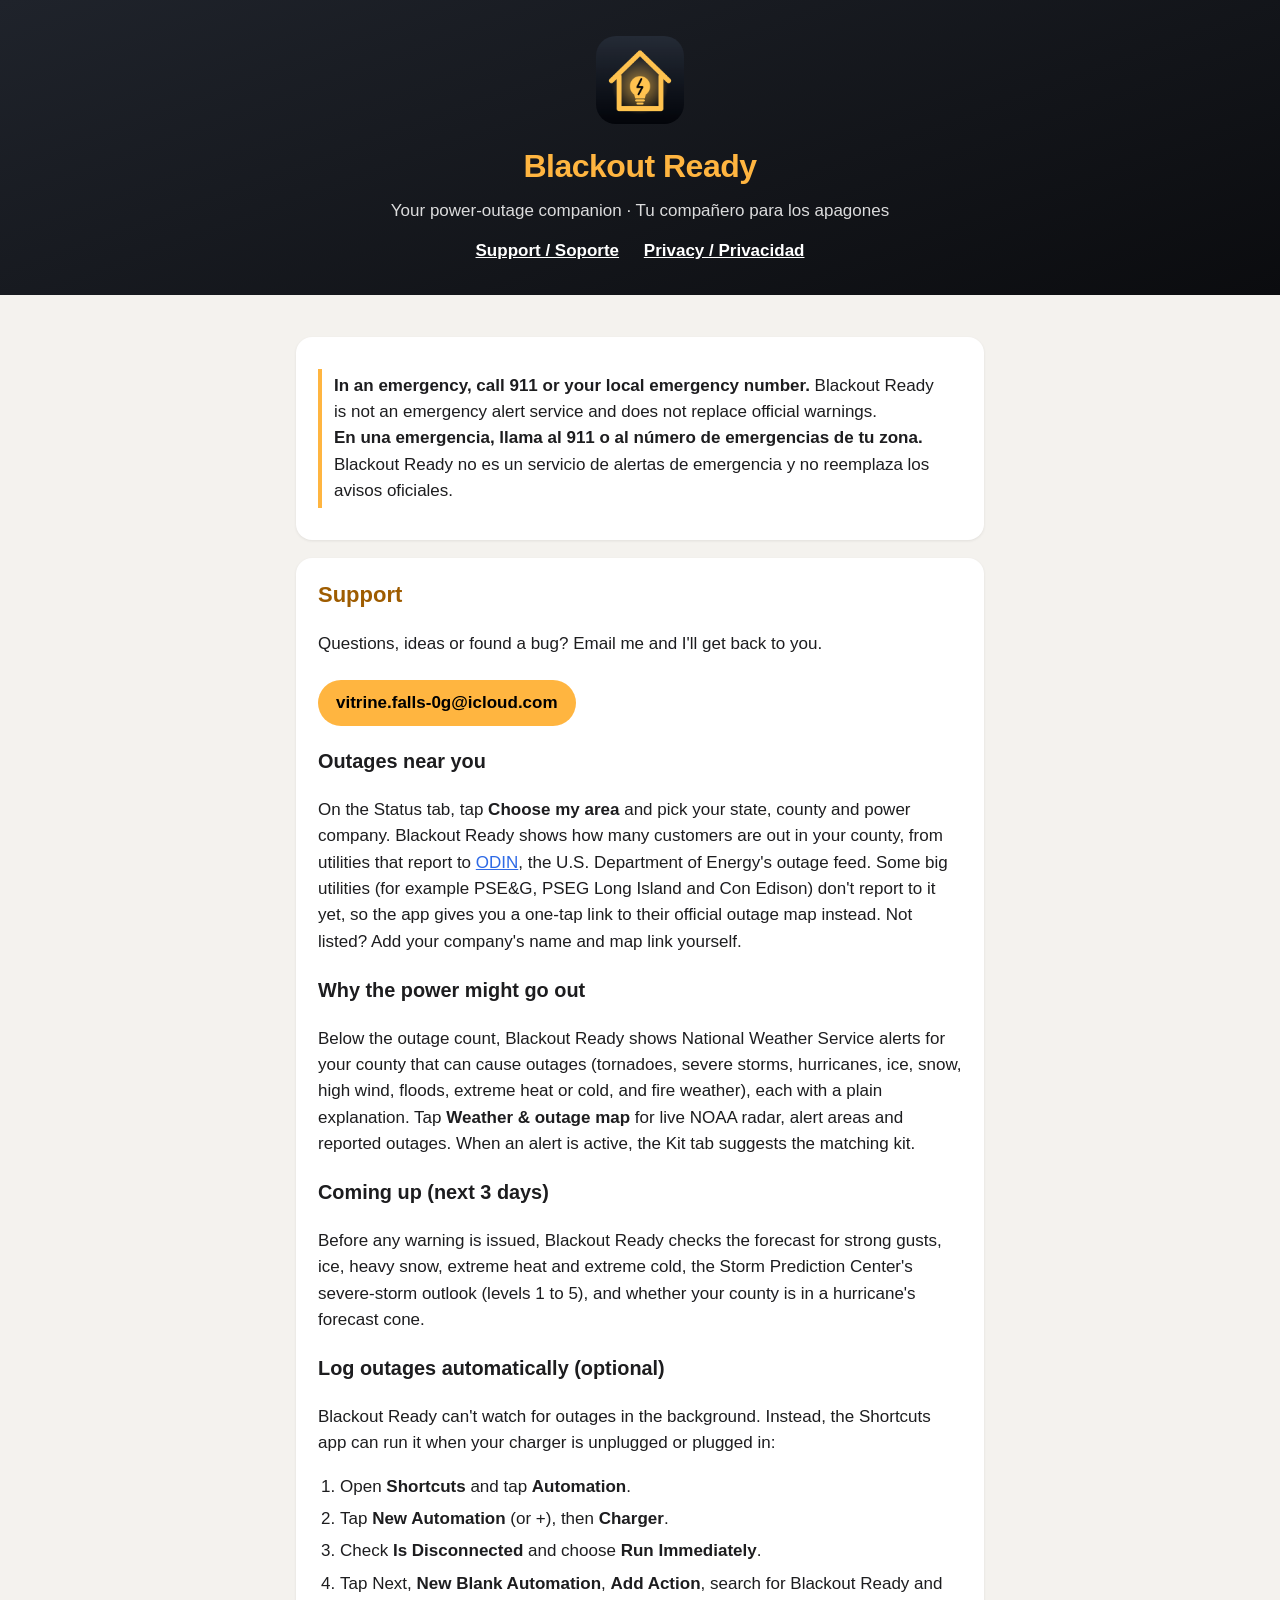
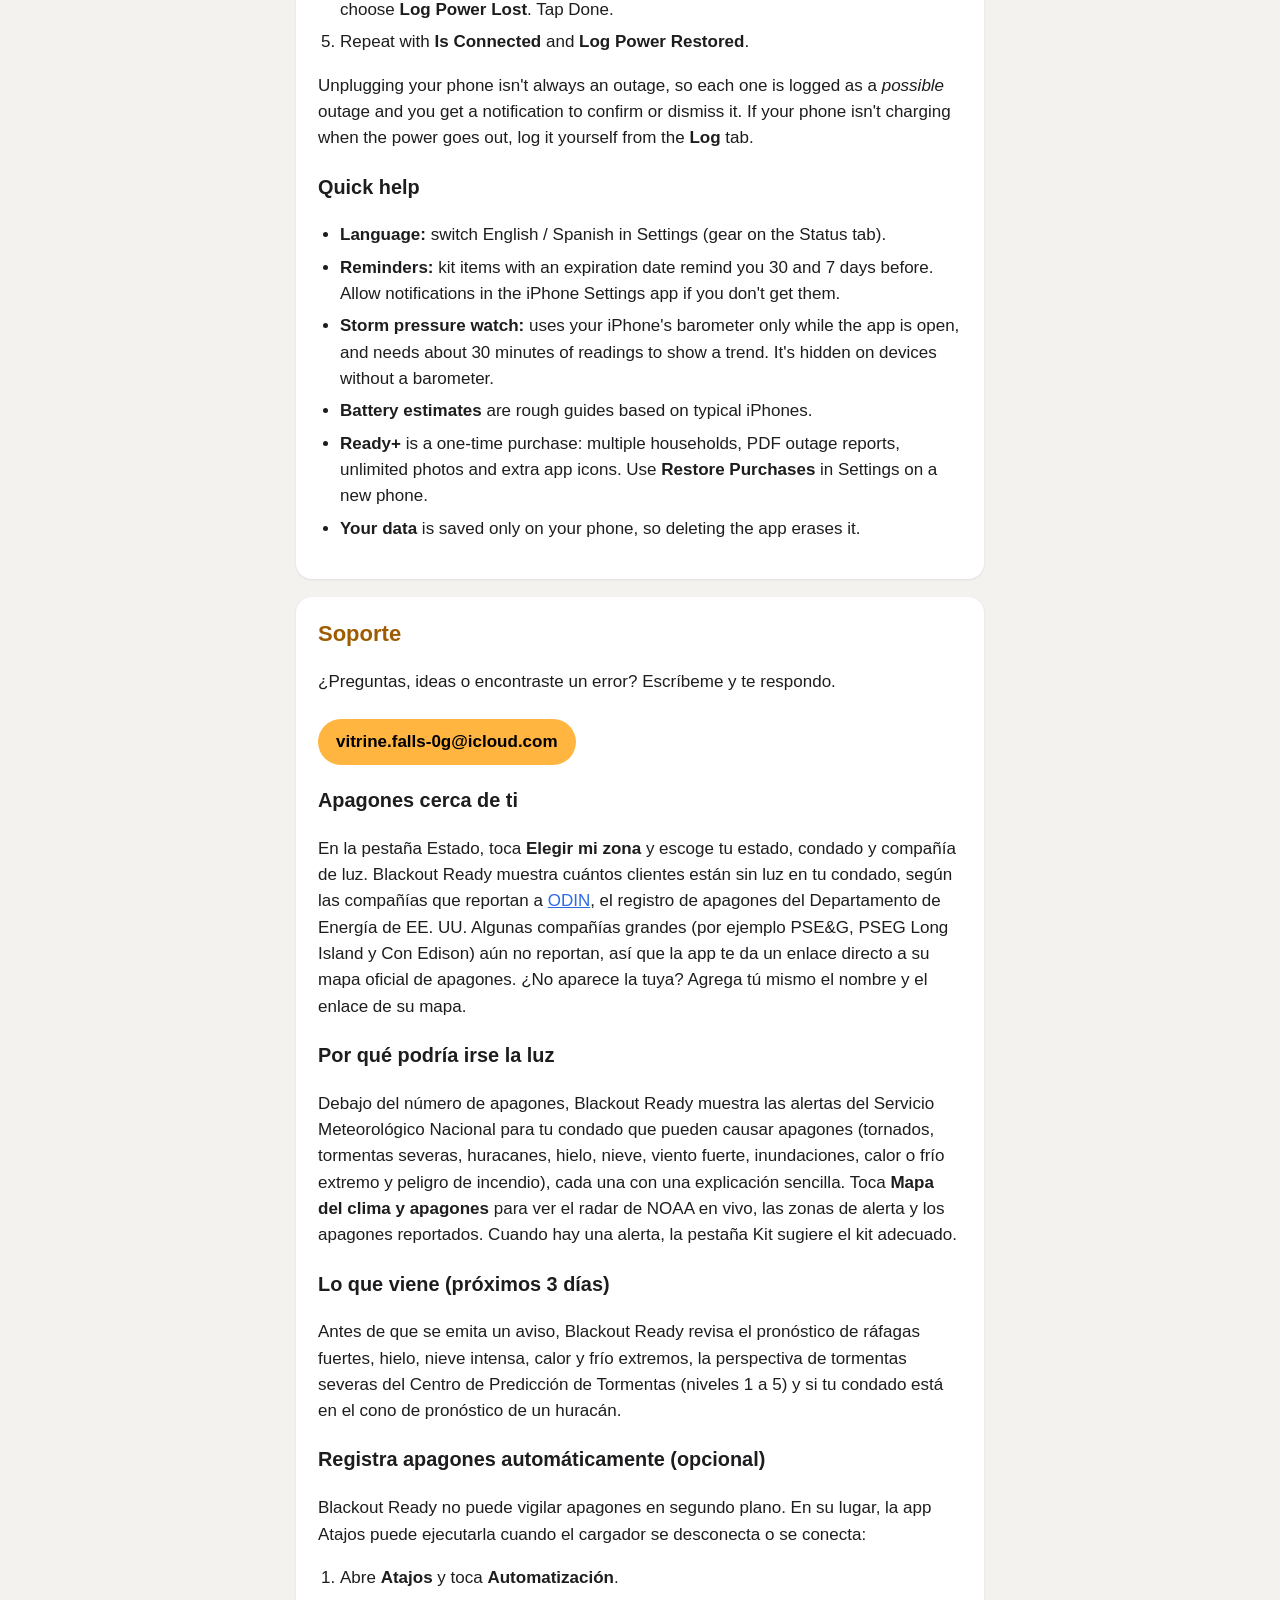
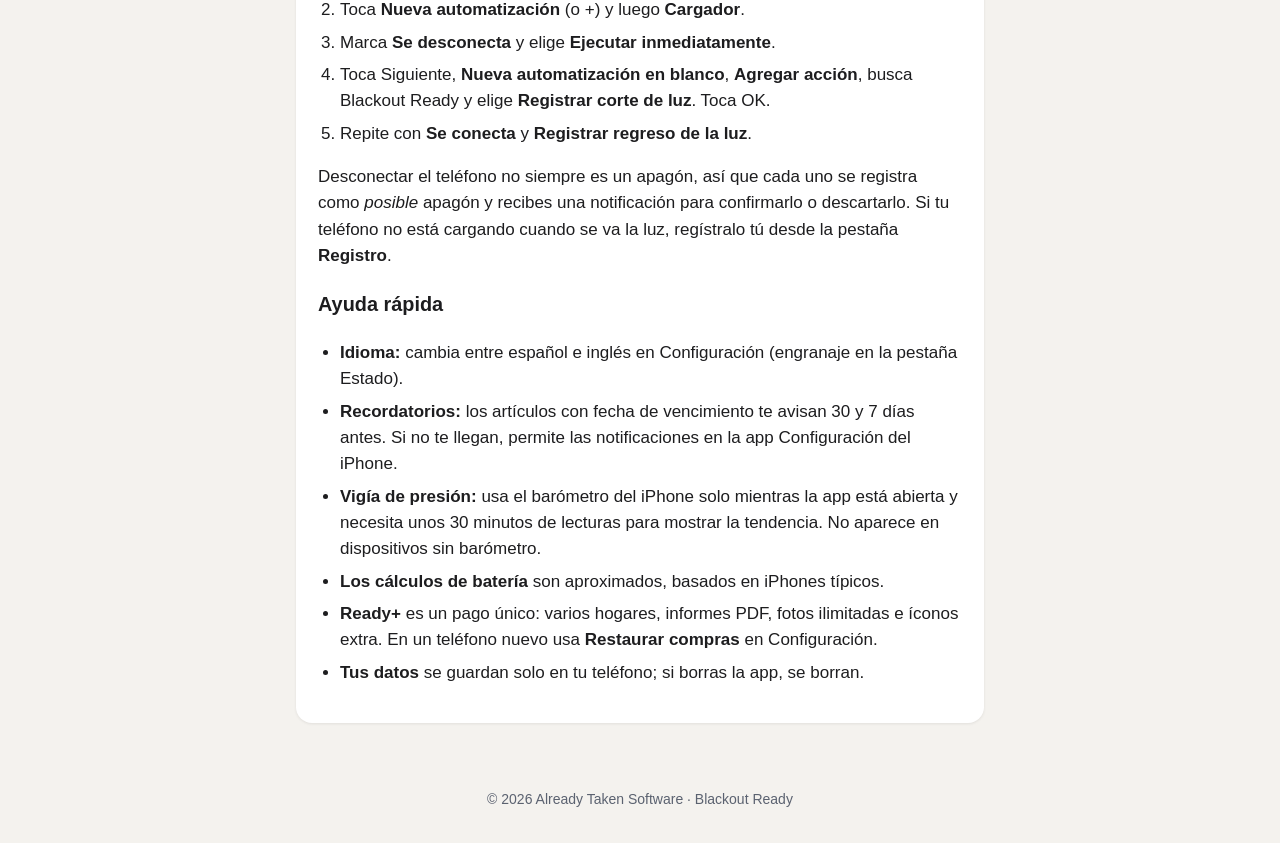
<file: index.html>
<!doctype html>
<html lang="en">
<head>
<meta charset="utf-8">
<meta name="viewport" content="width=device-width, initial-scale=1">
<title>Blackout Ready Support</title>
<link rel="stylesheet" href="style.css">
</head>
<body>
<header>
  <img src="icon.png" alt="">
  <h1>Blackout Ready</h1>
  <p>Your power-outage companion · Tu compañero para los apagones</p>
  <nav><a href="./">Support / Soporte</a> <a href="privacy.html">Privacy / Privacidad</a></nav>
</header>
<main>
  <section>
    <p class="note"><strong>In an emergency, call 911 or your local emergency number.</strong> Blackout Ready is not an emergency alert service and does not replace official warnings.<br><strong>En una emergencia, llama al 911 o al número de emergencias de tu zona.</strong> Blackout Ready no es un servicio de alertas de emergencia y no reemplaza los avisos oficiales.</p>
  </section>
  <section>
    <h2>Support</h2>
    <p>Questions, ideas or found a bug? Email me and I'll get back to you.</p>
    <a class="mail" href="mailto:vitrine.falls-0g@icloud.com">vitrine.falls-0g@icloud.com</a>
    <h3>Outages near you</h3>
    <p>On the Status tab, tap <strong>Choose my area</strong> and pick your state, county and power company. Blackout Ready shows how many customers are out in your county, from utilities that report to <a href="https://odin.ornl.gov/">ODIN</a>, the U.S. Department of Energy's outage feed. Some big utilities (for example PSE&amp;G, PSEG Long Island and Con Edison) don't report to it yet, so the app gives you a one-tap link to their official outage map instead. Not listed? Add your company's name and map link yourself.</p>
    <h3>Why the power might go out</h3>
    <p>Below the outage count, Blackout Ready shows National Weather Service alerts for your county that can cause outages (tornadoes, severe storms, hurricanes, ice, snow, high wind, floods, extreme heat or cold, and fire weather), each with a plain explanation. Tap <strong>Weather &amp; outage map</strong> for live NOAA radar, alert areas and reported outages. When an alert is active, the Kit tab suggests the matching kit.</p>
    <h3>Coming up (next 3 days)</h3>
    <p>Before any warning is issued, Blackout Ready checks the forecast for strong gusts, ice, heavy snow, extreme heat and extreme cold, the Storm Prediction Center's severe-storm outlook (levels 1 to 5), and whether your county is in a hurricane's forecast cone.</p>
    <h3>Log outages automatically (optional)</h3>
    <p>Blackout Ready can't watch for outages in the background. Instead, the Shortcuts app can run it when your charger is unplugged or plugged in:</p>
    <ol>
      <li>Open <strong>Shortcuts</strong> and tap <strong>Automation</strong>.</li>
      <li>Tap <strong>New Automation</strong> (or +), then <strong>Charger</strong>.</li>
      <li>Check <strong>Is Disconnected</strong> and choose <strong>Run Immediately</strong>.</li>
      <li>Tap Next, <strong>New Blank Automation</strong>, <strong>Add Action</strong>, search for Blackout Ready and choose <strong>Log Power Lost</strong>. Tap Done.</li>
      <li>Repeat with <strong>Is Connected</strong> and <strong>Log Power Restored</strong>.</li>
    </ol>
    <p>Unplugging your phone isn't always an outage, so each one is logged as a <em>possible</em> outage and you get a notification to confirm or dismiss it. If your phone isn't charging when the power goes out, log it yourself from the <strong>Log</strong> tab.</p>
    <h3>Quick help</h3>
    <ul>
      <li><strong>Language:</strong> switch English / Spanish in Settings (gear on the Status tab).</li>
      <li><strong>Reminders:</strong> kit items with an expiration date remind you 30 and 7 days before. Allow notifications in the iPhone Settings app if you don't get them.</li>
      <li><strong>Storm pressure watch:</strong> uses your iPhone's barometer only while the app is open, and needs about 30 minutes of readings to show a trend. It's hidden on devices without a barometer.</li>
      <li><strong>Battery estimates</strong> are rough guides based on typical iPhones.</li>
      <li><strong>Ready+</strong> is a one-time purchase: multiple households, PDF outage reports, unlimited photos and extra app icons. Use <strong>Restore Purchases</strong> in Settings on a new phone.</li>
      <li><strong>Your data</strong> is saved only on your phone, so deleting the app erases it.</li>
    </ul>
  </section>
  <section>
    <h2>Soporte</h2>
    <p>¿Preguntas, ideas o encontraste un error? Escríbeme y te respondo.</p>
    <a class="mail" href="mailto:vitrine.falls-0g@icloud.com">vitrine.falls-0g@icloud.com</a>
    <h3>Apagones cerca de ti</h3>
    <p>En la pestaña Estado, toca <strong>Elegir mi zona</strong> y escoge tu estado, condado y compañía de luz. Blackout Ready muestra cuántos clientes están sin luz en tu condado, según las compañías que reportan a <a href="https://odin.ornl.gov/">ODIN</a>, el registro de apagones del Departamento de Energía de EE. UU. Algunas compañías grandes (por ejemplo PSE&amp;G, PSEG Long Island y Con Edison) aún no reportan, así que la app te da un enlace directo a su mapa oficial de apagones. ¿No aparece la tuya? Agrega tú mismo el nombre y el enlace de su mapa.</p>
    <h3>Por qué podría irse la luz</h3>
    <p>Debajo del número de apagones, Blackout Ready muestra las alertas del Servicio Meteorológico Nacional para tu condado que pueden causar apagones (tornados, tormentas severas, huracanes, hielo, nieve, viento fuerte, inundaciones, calor o frío extremo y peligro de incendio), cada una con una explicación sencilla. Toca <strong>Mapa del clima y apagones</strong> para ver el radar de NOAA en vivo, las zonas de alerta y los apagones reportados. Cuando hay una alerta, la pestaña Kit sugiere el kit adecuado.</p>
    <h3>Lo que viene (próximos 3 días)</h3>
    <p>Antes de que se emita un aviso, Blackout Ready revisa el pronóstico de ráfagas fuertes, hielo, nieve intensa, calor y frío extremos, la perspectiva de tormentas severas del Centro de Predicción de Tormentas (niveles 1 a 5) y si tu condado está en el cono de pronóstico de un huracán.</p>
    <h3>Registra apagones automáticamente (opcional)</h3>
    <p>Blackout Ready no puede vigilar apagones en segundo plano. En su lugar, la app Atajos puede ejecutarla cuando el cargador se desconecta o se conecta:</p>
    <ol>
      <li>Abre <strong>Atajos</strong> y toca <strong>Automatización</strong>.</li>
      <li>Toca <strong>Nueva automatización</strong> (o +) y luego <strong>Cargador</strong>.</li>
      <li>Marca <strong>Se desconecta</strong> y elige <strong>Ejecutar inmediatamente</strong>.</li>
      <li>Toca Siguiente, <strong>Nueva automatización en blanco</strong>, <strong>Agregar acción</strong>, busca Blackout Ready y elige <strong>Registrar corte de luz</strong>. Toca OK.</li>
      <li>Repite con <strong>Se conecta</strong> y <strong>Registrar regreso de la luz</strong>.</li>
    </ol>
    <p>Desconectar el teléfono no siempre es un apagón, así que cada uno se registra como <em>posible</em> apagón y recibes una notificación para confirmarlo o descartarlo. Si tu teléfono no está cargando cuando se va la luz, regístralo tú desde la pestaña <strong>Registro</strong>.</p>
    <h3>Ayuda rápida</h3>
    <ul>
      <li><strong>Idioma:</strong> cambia entre español e inglés en Configuración (engranaje en la pestaña Estado).</li>
      <li><strong>Recordatorios:</strong> los artículos con fecha de vencimiento te avisan 30 y 7 días antes. Si no te llegan, permite las notificaciones en la app Configuración del iPhone.</li>
      <li><strong>Vigía de presión:</strong> usa el barómetro del iPhone solo mientras la app está abierta y necesita unos 30 minutos de lecturas para mostrar la tendencia. No aparece en dispositivos sin barómetro.</li>
      <li><strong>Los cálculos de batería</strong> son aproximados, basados en iPhones típicos.</li>
      <li><strong>Ready+</strong> es un pago único: varios hogares, informes PDF, fotos ilimitadas e íconos extra. En un teléfono nuevo usa <strong>Restaurar compras</strong> en Configuración.</li>
      <li><strong>Tus datos</strong> se guardan solo en tu teléfono; si borras la app, se borran.</li>
    </ul>
  </section>
</main>
<footer>© 2026 Already Taken Software · Blackout Ready</footer>
</body>
</html>
</file>
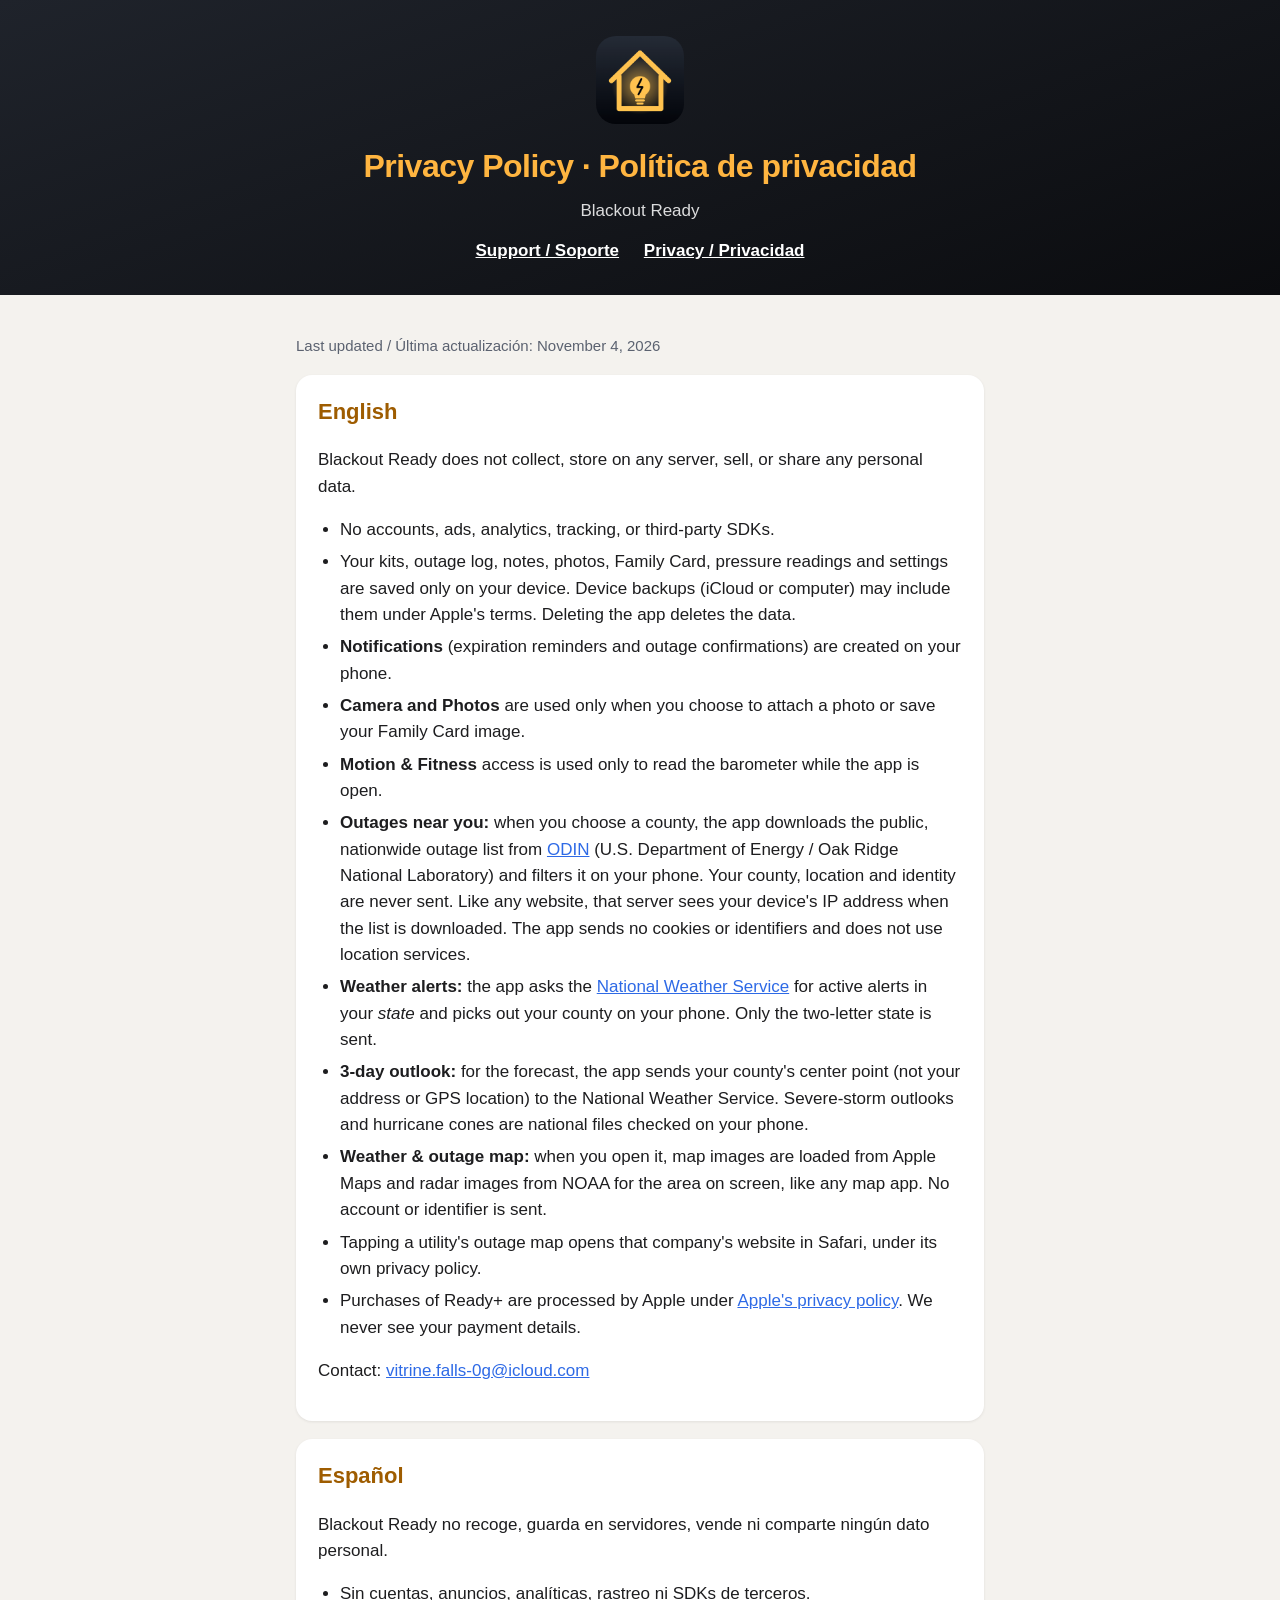
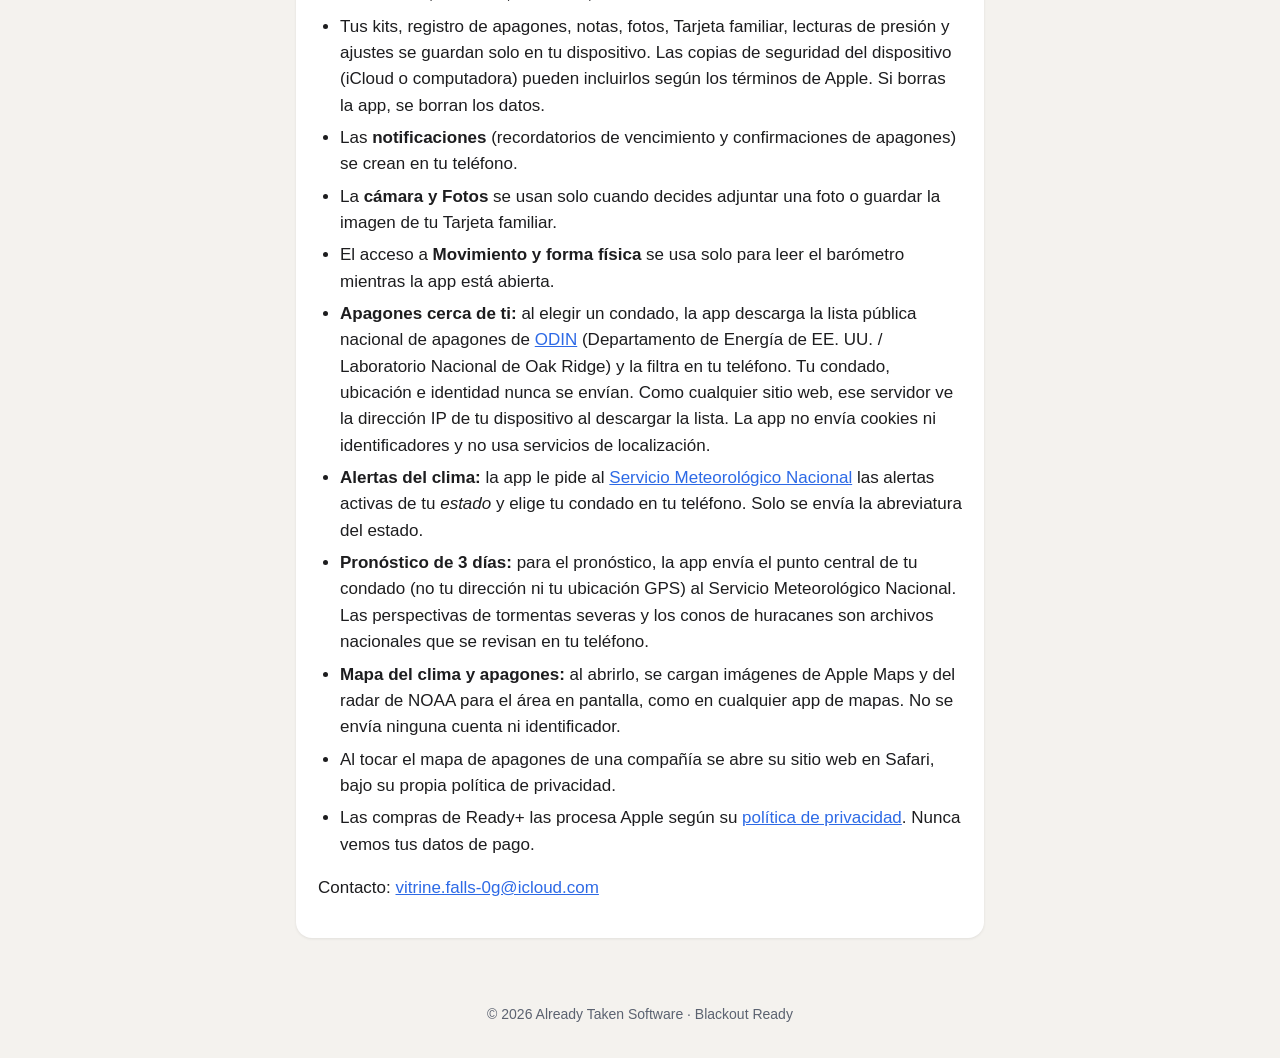
<file: privacy.html>
<!doctype html>
<html lang="en">
<head>
<meta charset="utf-8">
<meta name="viewport" content="width=device-width, initial-scale=1">
<title>Blackout Ready Privacy</title>
<link rel="stylesheet" href="style.css">
</head>
<body>
<header>
  <img src="icon.png" alt="">
  <h1>Privacy Policy · Política de privacidad</h1>
  <p>Blackout Ready</p>
  <nav><a href="./">Support / Soporte</a> <a href="privacy.html">Privacy / Privacidad</a></nav>
</header>
<main>
  <p class="muted">Last updated / Última actualización: November 4, 2026</p>
  <section>
    <h2>English</h2>
    <p>Blackout Ready does not collect, store on any server, sell, or share any personal data.</p>
    <ul>
      <li>No accounts, ads, analytics, tracking, or third-party SDKs.</li>
      <li>Your kits, outage log, notes, photos, Family Card, pressure readings and settings are saved only on your device. Device backups (iCloud or computer) may include them under Apple's terms. Deleting the app deletes the data.</li>
      <li><strong>Notifications</strong> (expiration reminders and outage confirmations) are created on your phone.</li>
      <li><strong>Camera and Photos</strong> are used only when you choose to attach a photo or save your Family Card image.</li>
      <li><strong>Motion &amp; Fitness</strong> access is used only to read the barometer while the app is open.</li>
      <li><strong>Outages near you:</strong> when you choose a county, the app downloads the public, nationwide outage list from <a href="https://odin.ornl.gov/">ODIN</a> (U.S. Department of Energy / Oak Ridge National Laboratory) and filters it on your phone. Your county, location and identity are never sent. Like any website, that server sees your device's IP address when the list is downloaded. The app sends no cookies or identifiers and does not use location services.</li>
      <li><strong>Weather alerts:</strong> the app asks the <a href="https://www.weather.gov/">National Weather Service</a> for active alerts in your <em>state</em> and picks out your county on your phone. Only the two-letter state is sent.</li>
      <li><strong>3-day outlook:</strong> for the forecast, the app sends your county's center point (not your address or GPS location) to the National Weather Service. Severe-storm outlooks and hurricane cones are national files checked on your phone.</li>
      <li><strong>Weather &amp; outage map:</strong> when you open it, map images are loaded from Apple Maps and radar images from NOAA for the area on screen, like any map app. No account or identifier is sent.</li>
      <li>Tapping a utility's outage map opens that company's website in Safari, under its own privacy policy.</li>
      <li>Purchases of Ready+ are processed by Apple under <a href="https://www.apple.com/legal/privacy/">Apple's privacy policy</a>. We never see your payment details.</li>
    </ul>
    <p>Contact: <a href="mailto:vitrine.falls-0g@icloud.com">vitrine.falls-0g@icloud.com</a></p>
  </section>
  <section>
    <h2>Español</h2>
    <p>Blackout Ready no recoge, guarda en servidores, vende ni comparte ningún dato personal.</p>
    <ul>
      <li>Sin cuentas, anuncios, analíticas, rastreo ni SDKs de terceros.</li>
      <li>Tus kits, registro de apagones, notas, fotos, Tarjeta familiar, lecturas de presión y ajustes se guardan solo en tu dispositivo. Las copias de seguridad del dispositivo (iCloud o computadora) pueden incluirlos según los términos de Apple. Si borras la app, se borran los datos.</li>
      <li>Las <strong>notificaciones</strong> (recordatorios de vencimiento y confirmaciones de apagones) se crean en tu teléfono.</li>
      <li>La <strong>cámara y Fotos</strong> se usan solo cuando decides adjuntar una foto o guardar la imagen de tu Tarjeta familiar.</li>
      <li>El acceso a <strong>Movimiento y forma física</strong> se usa solo para leer el barómetro mientras la app está abierta.</li>
      <li><strong>Apagones cerca de ti:</strong> al elegir un condado, la app descarga la lista pública nacional de apagones de <a href="https://odin.ornl.gov/">ODIN</a> (Departamento de Energía de EE. UU. / Laboratorio Nacional de Oak Ridge) y la filtra en tu teléfono. Tu condado, ubicación e identidad nunca se envían. Como cualquier sitio web, ese servidor ve la dirección IP de tu dispositivo al descargar la lista. La app no envía cookies ni identificadores y no usa servicios de localización.</li>
      <li><strong>Alertas del clima:</strong> la app le pide al <a href="https://www.weather.gov/">Servicio Meteorológico Nacional</a> las alertas activas de tu <em>estado</em> y elige tu condado en tu teléfono. Solo se envía la abreviatura del estado.</li>
      <li><strong>Pronóstico de 3 días:</strong> para el pronóstico, la app envía el punto central de tu condado (no tu dirección ni tu ubicación GPS) al Servicio Meteorológico Nacional. Las perspectivas de tormentas severas y los conos de huracanes son archivos nacionales que se revisan en tu teléfono.</li>
      <li><strong>Mapa del clima y apagones:</strong> al abrirlo, se cargan imágenes de Apple Maps y del radar de NOAA para el área en pantalla, como en cualquier app de mapas. No se envía ninguna cuenta ni identificador.</li>
      <li>Al tocar el mapa de apagones de una compañía se abre su sitio web en Safari, bajo su propia política de privacidad.</li>
      <li>Las compras de Ready+ las procesa Apple según su <a href="https://www.apple.com/legal/privacy/">política de privacidad</a>. Nunca vemos tus datos de pago.</li>
    </ul>
    <p>Contacto: <a href="mailto:vitrine.falls-0g@icloud.com">vitrine.falls-0g@icloud.com</a></p>
  </section>
</main>
<footer>© 2026 Already Taken Software · Blackout Ready</footer>
</body>
</html>
</file>
<file: style.css>
:root { --amber: #ffb540; --amber-ink: #9e5c00; --ink: #1d1d1f; --muted: #5b6270; --bg: #f4f2ee; --card: #ffffff; }
@media (prefers-color-scheme: dark) { :root { --ink: #f2f2f2; --muted: #a9b0bc; --bg: #0e0f12; --card: #1a1c21; --amber-ink: #ffb540; } }
* { box-sizing: border-box; }
body { margin: 0; font: 17px/1.55 -apple-system, BlinkMacSystemFont, "Segoe UI", Roboto, sans-serif; color: var(--ink); background: var(--bg); }
header { background: linear-gradient(160deg, #1f232b, #0b0c0f); color: #fff; padding: 36px 16px 30px; text-align: center; }
header img { width: 88px; height: 88px; border-radius: 20px; }
header h1 { margin: 10px 0 0; font-size: 32px; color: var(--amber); letter-spacing: -0.5px; }
header p { margin: 6px 0 0; opacity: .85; }
nav { margin-top: 14px; }
nav a { color: #fff; margin: 0 10px; font-weight: 600; }
main { max-width: 720px; margin: 0 auto; padding: 24px 16px 48px; }
section { background: var(--card); border-radius: 16px; padding: 20px 22px; margin: 18px 0; box-shadow: 0 1px 3px rgba(0,0,0,.08); }
h2 { margin-top: 0; color: var(--amber-ink); font-size: 22px; }
ul, ol { padding-left: 22px; }
li { margin: 6px 0; }
.muted { color: var(--muted); font-size: 15px; }
.note { border-left: 4px solid var(--amber); padding: 4px 12px; margin: 12px 0; }
a { color: #2e6ae6; }
@media (prefers-color-scheme: dark) { a { color: #7aa7ff; } }
.mail { display: inline-block; margin-top: 6px; padding: 10px 18px; border-radius: 999px; background: var(--amber); color: #000; font-weight: 700; text-decoration: none; }
footer { text-align: center; color: var(--muted); font-size: 14px; padding-bottom: 32px; }
</file>
